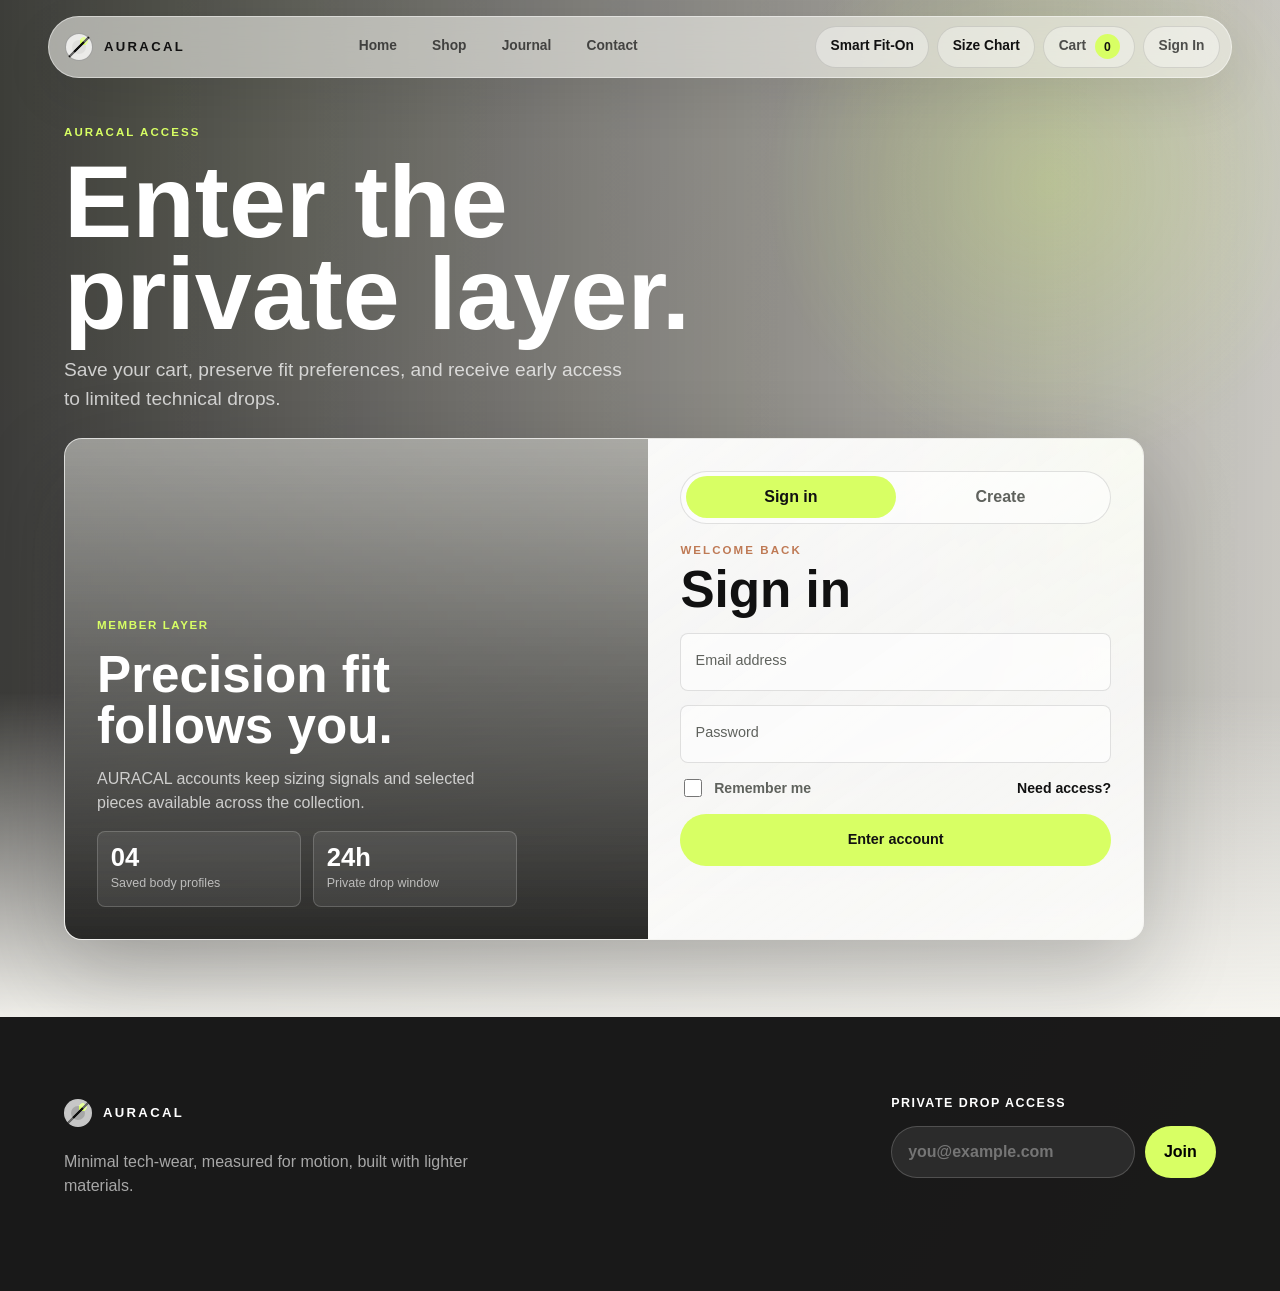
<file: auth.html>
<!DOCTYPE html>
<html lang="en">
<head>
  <meta charset="UTF-8">
  <meta name="viewport" content="width=device-width, initial-scale=1.0">
  <meta name="description" content="Sign in or create an AURACAL account for private drop access, saved cart state, and fit preferences.">
  <title>AURACAL | Account</title>
  <link rel="preconnect" href="https://images.unsplash.com">
  <link rel="stylesheet" href="styles.css">
</head>
<body class="page-auth">
  <a class="skip-link" href="#main">Skip to content</a>

  <header class="site-header" data-site-header>
    <nav class="nav-shell" aria-label="Primary navigation">
      <a class="brand-mark" href="index.html" aria-label="AURACAL home">
        <span class="brand-symbol" aria-hidden="true"></span>
        <span>AURACAL</span>
      </a>

      <button class="nav-toggle icon-button" type="button" aria-expanded="false" aria-controls="nav-panel" data-nav-toggle>
        <span class="sr-only">Open navigation</span>
        <span class="nav-toggle-line"></span>
        <span class="nav-toggle-line"></span>
      </button>

      <div class="nav-panel" id="nav-panel" data-nav-panel>
        <ul class="nav-links">
          <li><a href="index.html">Home</a></li>
          <li><a href="shop.html">Shop</a></li>
          <li><a href="blog.html">Journal</a></li>
          <li><a href="contact.html">Contact</a></li>
        </ul>

        <div class="nav-actions">
          <button class="nav-tool" type="button" data-modal-open="fit-modal">Smart Fit-On</button>
          <button class="nav-tool" type="button" data-modal-open="size-modal">Size Chart</button>
          <a class="cart-link" href="cart.html" aria-label="Open cart">
            <span>Cart</span>
            <span class="cart-count" data-cart-count>0</span>
          </a>
          <a class="nav-account active" href="auth.html">Sign In</a>
        </div>
      </div>
    </nav>
  </header>

  <main id="main">
    <section class="auth-page" aria-labelledby="auth-title">
      <div class="auth-background" data-parallax="0.05" aria-hidden="true"></div>

      <div class="auth-intro reveal">
        <p class="eyebrow">AURACAL access</p>
        <h1 id="auth-title">Enter the private layer.</h1>
        <p>Save your cart, preserve fit preferences, and receive early access to limited technical drops.</p>
      </div>

      <section class="auth-shell reveal" data-auth-shell data-auth-state="login" aria-label="AURACAL account forms">
        <div class="auth-visual">
          <span>Member layer</span>
          <h2>Precision fit follows you.</h2>
          <p>AURACAL accounts keep sizing signals and selected pieces available across the collection.</p>
          <div class="auth-metrics">
            <div>
              <strong>04</strong>
              <span>Saved body profiles</span>
            </div>
            <div>
              <strong>24h</strong>
              <span>Private drop window</span>
            </div>
          </div>
        </div>

        <div class="auth-panel">
          <div class="auth-switch" role="group" aria-label="Choose account mode">
            <button class="active" type="button" data-auth-mode="login" aria-pressed="true">Sign in</button>
            <button type="button" data-auth-mode="register" aria-pressed="false">Create</button>
            <span aria-hidden="true"></span>
          </div>

          <div class="auth-forms">
            <form class="auth-form" data-auth-form="login">
              <div class="form-heading">
                <p class="eyebrow">Welcome back</p>
                <h2>Sign in</h2>
              </div>

              <label class="floating-field">
                <input type="email" name="email" placeholder=" " autocomplete="email" required>
                <span>Email address</span>
              </label>

              <label class="floating-field">
                <input type="password" name="password" placeholder=" " autocomplete="current-password" minlength="8" required>
                <span>Password</span>
              </label>

              <div class="auth-row">
                <label class="check-field">
                  <input type="checkbox" name="remember">
                  <span>Remember me</span>
                </label>
                <a href="#register">Need access?</a>
              </div>

              <button class="button button-primary" type="submit">Enter account</button>
            </form>

            <form class="auth-form" data-auth-form="register" hidden>
              <div class="form-heading">
                <p class="eyebrow">Private drop access</p>
                <h2>Create account</h2>
              </div>

              <label class="floating-field">
                <input type="text" name="name" placeholder=" " autocomplete="name" required>
                <span>Full name</span>
              </label>

              <label class="floating-field">
                <input type="email" name="email" placeholder=" " autocomplete="email" required>
                <span>Email address</span>
              </label>

              <label class="floating-field">
                <input type="password" name="password" placeholder=" " autocomplete="new-password" minlength="8" required>
                <span>Password</span>
              </label>

              <label class="floating-field">
                <input type="password" name="confirmPassword" placeholder=" " autocomplete="new-password" minlength="8" required>
                <span>Confirm password</span>
              </label>

              <label class="check-field">
                <input type="checkbox" name="updates" checked>
                <span>Receive private drop notes</span>
              </label>

              <button class="button button-primary" type="submit">Create account</button>
            </form>
          </div>

          <p class="auth-message" data-auth-message aria-live="polite"></p>
        </div>
      </section>
    </section>
  </main>

  <footer class="site-footer">
    <div>
      <a class="brand-mark footer-brand" href="index.html" aria-label="AURACAL home">
        <span class="brand-symbol" aria-hidden="true"></span>
        <span>AURACAL</span>
      </a>
      <p>Minimal tech-wear, measured for motion, built with lighter materials.</p>
    </div>
    <form class="newsletter-form" data-newsletter-form>
      <label for="newsletter-email">Private drop access</label>
      <div>
        <input id="newsletter-email" type="email" name="email" placeholder="you@example.com" required>
        <button type="submit">Join</button>
      </div>
      <p class="form-note" data-newsletter-note aria-live="polite"></p>
    </form>
  </footer>

  <div class="modal-overlay" data-modal="fit-modal" role="dialog" aria-modal="true" aria-labelledby="fit-modal-title" hidden>
    <div class="modal-panel fit-modal-panel">
      <button class="modal-close icon-button" type="button" data-modal-close aria-label="Close Smart Fit-On">x</button>
      <div class="modal-heading">
        <p class="eyebrow">AURACAL Smart Fit-On</p>
        <h2 id="fit-modal-title">Measure once. Move naturally.</h2>
        <p>Our quick recommender maps your proportions against AURACAL garment ease.</p>
      </div>

      <form class="fit-tool" data-fit-form>
        <div class="input-grid">
          <label class="field">
            <span>Height</span>
            <input type="number" name="height" min="130" max="220" value="178" inputmode="decimal" required>
            <small>cm</small>
          </label>
          <label class="field">
            <span>Weight</span>
            <input type="number" name="weight" min="35" max="180" value="74" inputmode="decimal" required>
            <small>kg</small>
          </label>
          <label class="field">
            <span>Body type</span>
            <select name="bodyType" required>
              <option value="slim">Slim</option>
              <option value="athletic" selected>Athletic</option>
              <option value="average">Average</option>
              <option value="broad">Broad</option>
            </select>
          </label>
        </div>

        <div class="fit-result" data-fit-result aria-live="polite">
          <span class="fit-size">M</span>
          <div>
            <p class="fit-confidence">Precision confidence: 94%</p>
            <p class="fit-note">Balanced profile detected. Size M should feel clean through the chest with enough ease for one base layer.</p>
          </div>
        </div>
      </form>
    </div>
  </div>

  <div class="modal-overlay" data-modal="size-modal" role="dialog" aria-modal="true" aria-labelledby="size-modal-title" hidden>
    <div class="modal-panel size-modal-panel">
      <button class="modal-close icon-button" type="button" data-modal-close aria-label="Close size chart">x</button>
      <div class="modal-heading">
        <p class="eyebrow">Dynamic size chart</p>
        <h2 id="size-modal-title">AURACAL body measurements</h2>
        <p>Switch between centimeters and inches. Measurements are body ranges; garments include technical ease.</p>
      </div>

      <div class="unit-switch" role="group" aria-label="Measurement unit">
        <button class="active" type="button" data-unit="cm">cm</button>
        <button type="button" data-unit="in">in</button>
      </div>

      <div class="size-table-wrap">
        <table class="size-table">
          <caption>Recommended body measurement ranges by AURACAL size</caption>
          <thead>
            <tr>
              <th scope="col">Size</th>
              <th scope="col">Chest</th>
              <th scope="col">Waist</th>
              <th scope="col">Hip</th>
              <th scope="col">Height</th>
            </tr>
          </thead>
          <tbody data-size-table></tbody>
        </table>
      </div>
    </div>
  </div>

  <div class="toast" data-toast role="status" aria-live="polite"></div>

  <script src="script.js" defer></script>
</body>
</html>
</file>
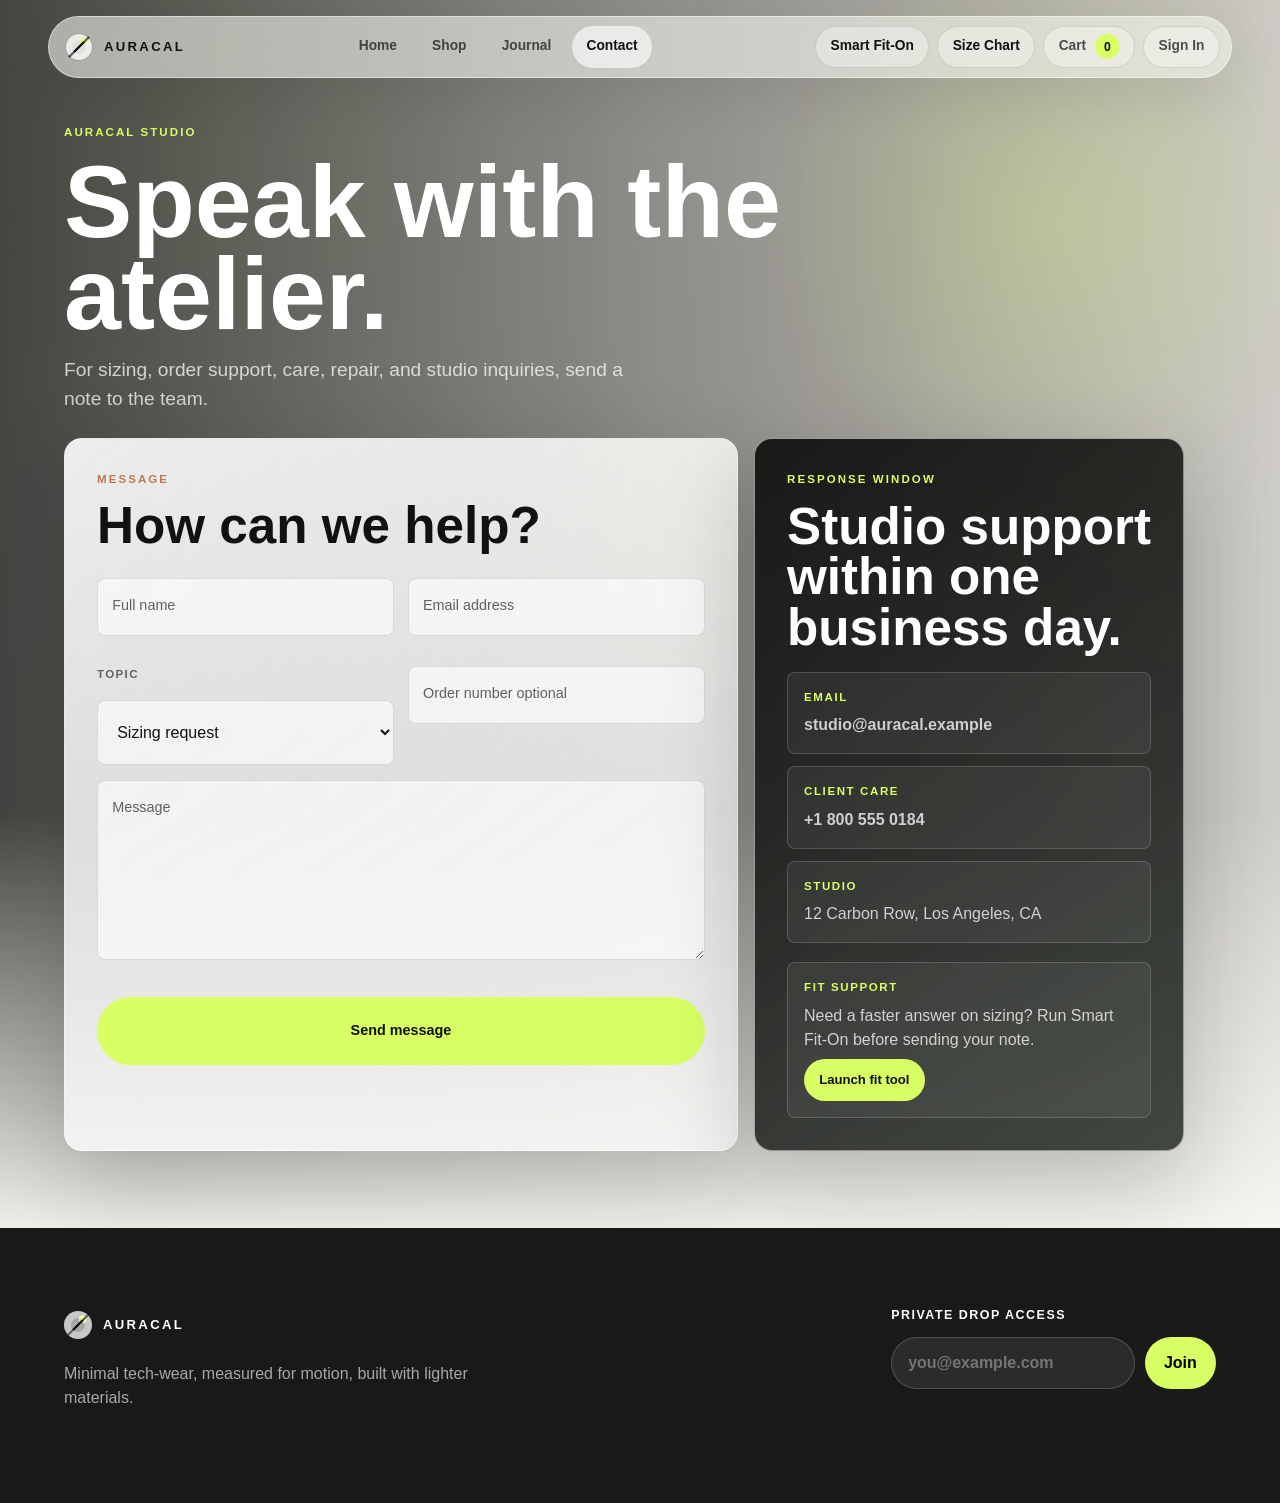
<file: contact.html>
<!DOCTYPE html>
<html lang="en">
<head>
  <meta charset="UTF-8">
  <meta name="viewport" content="width=device-width, initial-scale=1.0">
  <meta name="description" content="Contact AURACAL for sizing, orders, care, repair, and studio inquiries.">
  <title>AURACAL | Contact</title>
  <link rel="preconnect" href="https://images.unsplash.com">
  <link rel="stylesheet" href="styles.css">
</head>
<body class="page-contact">
  <a class="skip-link" href="#main">Skip to content</a>

  <header class="site-header" data-site-header>
    <nav class="nav-shell" aria-label="Primary navigation">
      <a class="brand-mark" href="index.html" aria-label="AURACAL home">
        <span class="brand-symbol" aria-hidden="true"></span>
        <span>AURACAL</span>
      </a>

      <button class="nav-toggle icon-button" type="button" aria-expanded="false" aria-controls="nav-panel" data-nav-toggle>
        <span class="sr-only">Open navigation</span>
        <span class="nav-toggle-line"></span>
        <span class="nav-toggle-line"></span>
      </button>

      <div class="nav-panel" id="nav-panel" data-nav-panel>
        <ul class="nav-links">
          <li><a href="index.html">Home</a></li>
          <li><a href="shop.html">Shop</a></li>
          <li><a href="blog.html">Journal</a></li>
          <li><a class="active" href="contact.html">Contact</a></li>
        </ul>

        <div class="nav-actions">
          <button class="nav-tool" type="button" data-modal-open="fit-modal">Smart Fit-On</button>
          <button class="nav-tool" type="button" data-modal-open="size-modal">Size Chart</button>
          <a class="cart-link" href="cart.html" aria-label="Open cart">
            <span>Cart</span>
            <span class="cart-count" data-cart-count>0</span>
          </a>
          <a class="nav-account" href="auth.html">Sign In</a>
        </div>
      </div>
    </nav>
  </header>

  <main id="main">
    <section class="contact-page" aria-labelledby="contact-title">
      <div class="contact-background" data-parallax="0.05" aria-hidden="true"></div>

      <div class="contact-intro reveal">
        <p class="eyebrow">AURACAL studio</p>
        <h1 id="contact-title">Speak with the atelier.</h1>
        <p>For sizing, order support, care, repair, and studio inquiries, send a note to the team.</p>
      </div>

      <section class="contact-shell reveal" aria-label="Contact AURACAL">
        <form class="contact-form-panel" data-contact-form>
          <div class="form-heading">
            <p class="eyebrow">Message</p>
            <h2>How can we help?</h2>
          </div>

          <div class="contact-form-grid">
            <label class="floating-field">
              <input type="text" name="name" placeholder=" " autocomplete="name" required>
              <span>Full name</span>
            </label>

            <label class="floating-field">
              <input type="email" name="email" placeholder=" " autocomplete="email" required>
              <span>Email address</span>
            </label>
          </div>

          <div class="contact-form-grid">
            <label class="select-field">
              <span>Topic</span>
              <select name="topic" required>
                <option value="sizing">Sizing request</option>
                <option value="orders">Order support</option>
                <option value="repairs">Care and repair</option>
                <option value="studio">Studio inquiry</option>
              </select>
            </label>

            <label class="floating-field">
              <input type="text" name="order" placeholder=" " autocomplete="off">
              <span>Order number optional</span>
            </label>
          </div>

          <label class="floating-field message-field">
            <textarea name="message" placeholder=" " rows="6" required></textarea>
            <span>Message</span>
          </label>

          <button class="button button-primary" type="submit">Send message</button>
          <p class="contact-message" data-contact-message aria-live="polite"></p>
        </form>

        <aside class="contact-info-panel">
          <div>
            <p class="eyebrow">Response window</p>
            <h2>Studio support within one business day.</h2>
          </div>

          <div class="contact-methods">
            <article>
              <span>Email</span>
              <a href="mailto:studio@auracal.example">studio@auracal.example</a>
            </article>
            <article>
              <span>Client care</span>
              <a href="tel:+18005550184">+1 800 555 0184</a>
            </article>
            <article>
              <span>Studio</span>
              <p>12 Carbon Row, Los Angeles, CA</p>
            </article>
          </div>

          <div class="contact-fit-card">
            <span>Fit support</span>
            <p>Need a faster answer on sizing? Run Smart Fit-On before sending your note.</p>
            <button type="button" data-modal-open="fit-modal">Launch fit tool</button>
          </div>
        </aside>
      </section>
    </section>
  </main>

  <footer class="site-footer">
    <div>
      <a class="brand-mark footer-brand" href="index.html" aria-label="AURACAL home">
        <span class="brand-symbol" aria-hidden="true"></span>
        <span>AURACAL</span>
      </a>
      <p>Minimal tech-wear, measured for motion, built with lighter materials.</p>
    </div>
    <form class="newsletter-form" data-newsletter-form>
      <label for="newsletter-email">Private drop access</label>
      <div>
        <input id="newsletter-email" type="email" name="email" placeholder="you@example.com" required>
        <button type="submit">Join</button>
      </div>
      <p class="form-note" data-newsletter-note aria-live="polite"></p>
    </form>
  </footer>

  <div class="modal-overlay" data-modal="fit-modal" role="dialog" aria-modal="true" aria-labelledby="fit-modal-title" hidden>
    <div class="modal-panel fit-modal-panel">
      <button class="modal-close icon-button" type="button" data-modal-close aria-label="Close Smart Fit-On">x</button>
      <div class="modal-heading">
        <p class="eyebrow">AURACAL Smart Fit-On</p>
        <h2 id="fit-modal-title">Measure once. Move naturally.</h2>
        <p>Our quick recommender maps your proportions against AURACAL garment ease.</p>
      </div>

      <form class="fit-tool" data-fit-form>
        <div class="input-grid">
          <label class="field">
            <span>Height</span>
            <input type="number" name="height" min="130" max="220" value="178" inputmode="decimal" required>
            <small>cm</small>
          </label>
          <label class="field">
            <span>Weight</span>
            <input type="number" name="weight" min="35" max="180" value="74" inputmode="decimal" required>
            <small>kg</small>
          </label>
          <label class="field">
            <span>Body type</span>
            <select name="bodyType" required>
              <option value="slim">Slim</option>
              <option value="athletic" selected>Athletic</option>
              <option value="average">Average</option>
              <option value="broad">Broad</option>
            </select>
          </label>
        </div>

        <div class="fit-result" data-fit-result aria-live="polite">
          <span class="fit-size">M</span>
          <div>
            <p class="fit-confidence">Precision confidence: 94%</p>
            <p class="fit-note">Balanced profile detected. Size M should feel clean through the chest with enough ease for one base layer.</p>
          </div>
        </div>
      </form>
    </div>
  </div>

  <div class="modal-overlay" data-modal="size-modal" role="dialog" aria-modal="true" aria-labelledby="size-modal-title" hidden>
    <div class="modal-panel size-modal-panel">
      <button class="modal-close icon-button" type="button" data-modal-close aria-label="Close size chart">x</button>
      <div class="modal-heading">
        <p class="eyebrow">Dynamic size chart</p>
        <h2 id="size-modal-title">AURACAL body measurements</h2>
        <p>Switch between centimeters and inches. Measurements are body ranges; garments include technical ease.</p>
      </div>

      <div class="unit-switch" role="group" aria-label="Measurement unit">
        <button class="active" type="button" data-unit="cm">cm</button>
        <button type="button" data-unit="in">in</button>
      </div>

      <div class="size-table-wrap">
        <table class="size-table">
          <caption>Recommended body measurement ranges by AURACAL size</caption>
          <thead>
            <tr>
              <th scope="col">Size</th>
              <th scope="col">Chest</th>
              <th scope="col">Waist</th>
              <th scope="col">Hip</th>
              <th scope="col">Height</th>
            </tr>
          </thead>
          <tbody data-size-table></tbody>
        </table>
      </div>
    </div>
  </div>

  <div class="toast" data-toast role="status" aria-live="polite"></div>

  <script src="script.js" defer></script>
</body>
</html>
</file>
<file: styles.css>
:root {
  --ink: #111111;
  --ink-muted: #5f625d;
  --paper: #f7f6f1;
  --paper-soft: #ece9df;
  --mist: rgba(255, 255, 255, 0.62);
  --mist-strong: rgba(255, 255, 255, 0.82);
  --charcoal-glass: rgba(14, 14, 13, 0.52);
  --line: rgba(18, 18, 18, 0.12);
  --line-invert: rgba(255, 255, 255, 0.22);
  --sage: #8ea58c;
  --acid: #d8ff64;
  --copper: #bf7a55;
  --steel: #d5d8d2;
  --shadow-soft: 0 26px 70px rgba(17, 17, 17, 0.14);
  --shadow-lift: 0 34px 90px rgba(17, 17, 17, 0.22);
  --radius: 8px;
  --radius-lg: 18px;
  --ease: cubic-bezier(0.22, 1, 0.36, 1);
  --header-height: 76px;
  --font: "SF Pro Display", "Inter", -apple-system, BlinkMacSystemFont, "Segoe UI", sans-serif;
}

*,
*::before,
*::after {
  box-sizing: border-box;
}

html {
  scroll-behavior: smooth;
}

body {
  margin: 0;
  min-width: 320px;
  color: var(--ink);
  background:
    radial-gradient(circle at 12% 8%, rgba(216, 255, 100, 0.14), transparent 24rem),
    linear-gradient(120deg, #f9f8f4 0%, #eeebe2 48%, #f7f6f1 100%);
  font-family: var(--font);
  font-size: 16px;
  line-height: 1.5;
  letter-spacing: 0;
  opacity: 1;
  transition: opacity 360ms var(--ease);
}

body.page-leaving {
  opacity: 0;
}

body.nav-open,
body.modal-open {
  overflow: hidden;
}

img,
picture,
video {
  display: block;
  max-width: 100%;
}

a {
  color: inherit;
  text-decoration: none;
}

button,
input,
select,
textarea {
  font: inherit;
}

button {
  cursor: pointer;
}

::selection {
  color: var(--ink);
  background: var(--acid);
}

.sr-only,
.skip-link {
  position: absolute;
  width: 1px;
  height: 1px;
  padding: 0;
  overflow: hidden;
  clip: rect(0, 0, 0, 0);
  white-space: nowrap;
  border: 0;
}

.skip-link:focus {
  z-index: 1000;
  top: 1rem;
  left: 1rem;
  width: auto;
  height: auto;
  padding: 0.75rem 1rem;
  clip: auto;
  color: #fff;
  background: var(--ink);
}

.site-header {
  position: fixed;
  z-index: 100;
  top: 0;
  right: 0;
  left: 0;
  padding: 1rem clamp(1rem, 4vw, 3rem);
  transition: padding 300ms var(--ease), transform 300ms var(--ease);
}

.site-header.is-scrolled {
  padding-top: 0.6rem;
  padding-bottom: 0.6rem;
}

.nav-shell {
  min-height: 54px;
  display: flex;
  align-items: center;
  justify-content: space-between;
  gap: 1rem;
  padding: 0.55rem 0.7rem 0.55rem 1rem;
  border: 1px solid rgba(255, 255, 255, 0.46);
  border-radius: 999px;
  background: rgba(247, 246, 241, 0.58);
  box-shadow: 0 18px 52px rgba(17, 17, 17, 0.08);
  backdrop-filter: blur(24px) saturate(1.25);
  -webkit-backdrop-filter: blur(24px) saturate(1.25);
}

.brand-mark {
  display: inline-flex;
  align-items: center;
  gap: 0.68rem;
  min-height: 38px;
  font-size: 0.82rem;
  font-weight: 760;
  letter-spacing: 0.18em;
}

.brand-symbol {
  width: 28px;
  height: 28px;
  border: 1px solid rgba(17, 17, 17, 0.3);
  border-radius: 50%;
  background:
    linear-gradient(135deg, transparent 46%, var(--ink) 47% 53%, transparent 54%),
    radial-gradient(circle at 68% 28%, var(--acid) 0 15%, transparent 16%),
    var(--mist);
  box-shadow: inset 0 0 0 6px rgba(255, 255, 255, 0.36);
}

.icon-button {
  display: inline-grid;
  place-items: center;
  width: 42px;
  height: 42px;
  border: 1px solid var(--line);
  border-radius: 50%;
  color: var(--ink);
  background: rgba(255, 255, 255, 0.56);
  transition: transform 240ms var(--ease), background 240ms var(--ease), border-color 240ms var(--ease);
}

.icon-button:hover {
  transform: translateY(-1px);
  background: rgba(255, 255, 255, 0.86);
  border-color: rgba(17, 17, 17, 0.22);
}

.nav-toggle {
  position: relative;
}

.nav-toggle-line {
  position: absolute;
  width: 17px;
  height: 1.5px;
  border-radius: 999px;
  background: currentColor;
  transition: transform 260ms var(--ease);
}

.nav-toggle-line:first-of-type {
  transform: translateY(-4px);
}

.nav-toggle-line:last-of-type {
  transform: translateY(4px);
}

.nav-toggle[aria-expanded="true"] .nav-toggle-line:first-of-type {
  transform: rotate(42deg);
}

.nav-toggle[aria-expanded="true"] .nav-toggle-line:last-of-type {
  transform: rotate(-42deg);
}

.nav-panel {
  position: fixed;
  top: 86px;
  right: 1rem;
  left: 1rem;
  display: grid;
  gap: 1.25rem;
  padding: 1rem;
  border: 1px solid rgba(255, 255, 255, 0.48);
  border-radius: var(--radius-lg);
  background: rgba(247, 246, 241, 0.86);
  box-shadow: var(--shadow-soft);
  backdrop-filter: blur(26px);
  -webkit-backdrop-filter: blur(26px);
  opacity: 0;
  pointer-events: none;
  transform: translateY(-12px) scale(0.98);
  transition: opacity 260ms var(--ease), transform 260ms var(--ease);
}

.nav-panel.is-open {
  opacity: 1;
  pointer-events: auto;
  transform: translateY(0) scale(1);
}

.nav-links,
.nav-actions {
  display: flex;
  list-style: none;
  margin: 0;
  padding: 0;
}

.nav-links {
  flex-direction: column;
  gap: 0.4rem;
}

.nav-links a,
.nav-account,
.nav-tool,
.cart-link {
  display: inline-flex;
  align-items: center;
  justify-content: center;
  min-height: 42px;
  border-radius: 999px;
  color: rgba(17, 17, 17, 0.72);
  font-size: 0.86rem;
  font-weight: 650;
  transition: color 220ms var(--ease), background 220ms var(--ease), transform 220ms var(--ease);
}

.nav-links a {
  justify-content: flex-start;
  padding: 0 1rem;
}

.nav-links a:hover,
.nav-links a.active,
.nav-account:hover,
.nav-tool:hover,
.cart-link:hover,
.cart-link.active {
  color: var(--ink);
  background: rgba(255, 255, 255, 0.62);
}

.nav-actions {
  flex-wrap: wrap;
  gap: 0.5rem;
}

.nav-tool,
.nav-account,
.cart-link {
  flex: 1 1 auto;
  padding: 0 0.9rem;
  border: 1px solid var(--line);
  background: rgba(255, 255, 255, 0.36);
}

.nav-tool {
  color: var(--ink);
}

.cart-link {
  gap: 0.55rem;
}

.cart-count {
  min-width: 1.55rem;
  height: 1.55rem;
  display: inline-grid;
  place-items: center;
  border-radius: 50%;
  color: var(--ink);
  background: var(--acid);
  font-size: 0.76rem;
}

.hero-section {
  position: relative;
  min-height: 88svh;
  display: grid;
  align-items: end;
  padding: calc(var(--header-height) + 2rem) clamp(1rem, 5vw, 4.5rem) 2rem;
  overflow: hidden;
  isolation: isolate;
}

.hero-media,
.hero-sheen {
  position: absolute;
  inset: 0;
  z-index: -2;
}

.hero-media {
  background:
    linear-gradient(90deg, rgba(9, 9, 8, 0.68) 0%, rgba(9, 9, 8, 0.35) 44%, rgba(9, 9, 8, 0.06) 100%),
    url("https://images.unsplash.com/photo-1515886657613-9f3515b0c78f?auto=format&fit=crop&w=2400&q=88") center / cover;
  transform: scale(1.05);
  will-change: transform;
}

.hero-sheen {
  z-index: -1;
  background:
    linear-gradient(to top, rgba(247, 246, 241, 0.98) 0%, rgba(247, 246, 241, 0.46) 10%, transparent 34%),
    radial-gradient(circle at 88% 18%, rgba(216, 255, 100, 0.34), transparent 16rem),
    linear-gradient(130deg, rgba(255, 255, 255, 0.24), transparent 36%);
}

.hero-content {
  width: min(760px, 100%);
  padding-bottom: clamp(3rem, 10vw, 8rem);
  color: #fff;
}

.eyebrow {
  margin: 0 0 0.9rem;
  color: var(--copper);
  font-size: 0.72rem;
  font-weight: 780;
  letter-spacing: 0.18em;
  text-transform: uppercase;
}

.hero-content .eyebrow,
.fit-band .eyebrow {
  color: var(--acid);
}

h1,
h2,
h3,
p {
  overflow-wrap: anywhere;
}

h1 {
  margin: 0;
  font-size: clamp(4.7rem, 18vw, 13rem);
  line-height: 0.82;
  font-weight: 820;
  letter-spacing: 0;
}

h2 {
  margin: 0;
  font-size: clamp(2.15rem, 5.6vw, 5.5rem);
  line-height: 0.98;
  font-weight: 760;
  letter-spacing: 0;
}

h3 {
  margin: 0;
  font-size: clamp(1.15rem, 2vw, 1.65rem);
  line-height: 1.06;
  font-weight: 720;
  letter-spacing: 0;
}

.hero-copy {
  max-width: 580px;
  margin: 1.4rem 0 0;
  color: rgba(255, 255, 255, 0.78);
  font-size: clamp(1rem, 2vw, 1.28rem);
}

.hero-actions,
.section-heading,
.fit-band-content,
.modal-heading {
  display: grid;
  gap: 1rem;
}

.hero-actions {
  grid-template-columns: 1fr;
  width: min(100%, 420px);
  margin-top: 2rem;
}

.button {
  position: relative;
  display: inline-flex;
  align-items: center;
  justify-content: center;
  min-height: 52px;
  padding: 0 1.25rem;
  border: 1px solid transparent;
  border-radius: 999px;
  font-size: 0.9rem;
  font-weight: 760;
  overflow: hidden;
  transition: transform 240ms var(--ease), box-shadow 240ms var(--ease), background 240ms var(--ease), border-color 240ms var(--ease);
}

.button::after {
  content: "";
  position: absolute;
  inset: 0;
  background: linear-gradient(120deg, transparent, rgba(255, 255, 255, 0.42), transparent);
  transform: translateX(-110%);
  transition: transform 620ms var(--ease);
}

.button:hover {
  transform: translateY(-2px);
  box-shadow: var(--shadow-soft);
}

.button:hover::after {
  transform: translateX(110%);
}

.button-primary {
  color: var(--ink);
  background: var(--acid);
}

.button-secondary {
  color: #fff;
  border-color: rgba(255, 255, 255, 0.4);
  background: rgba(255, 255, 255, 0.12);
  backdrop-filter: blur(18px);
  -webkit-backdrop-filter: blur(18px);
}

.glass-panel {
  border: 1px solid var(--line-invert);
  border-radius: var(--radius);
  background: rgba(255, 255, 255, 0.1);
  box-shadow: 0 28px 70px rgba(0, 0, 0, 0.16);
  backdrop-filter: blur(28px) saturate(1.25);
  -webkit-backdrop-filter: blur(28px) saturate(1.25);
}

.hero-metrics {
  display: grid;
  grid-template-columns: 1fr;
  gap: 1px;
  width: min(100%, 980px);
  color: #fff;
  background: rgba(255, 255, 255, 0.08);
}

.hero-metrics div {
  display: grid;
  gap: 0.25rem;
  padding: 1.15rem;
  background: rgba(13, 13, 12, 0.22);
}

.metric-value {
  font-size: clamp(1.65rem, 4vw, 3rem);
  line-height: 1;
  font-weight: 760;
}

.metric-label {
  color: rgba(255, 255, 255, 0.66);
  font-size: 0.82rem;
}

.section {
  padding: clamp(4rem, 8vw, 8rem) clamp(1rem, 5vw, 4.5rem);
}

.section-heading {
  max-width: 980px;
  margin-bottom: clamp(2rem, 5vw, 4rem);
}

.section-heading h2 {
  max-width: 820px;
}

.text-link,
.text-button {
  justify-self: start;
  width: fit-content;
  border: 0;
  padding: 0;
  color: var(--ink);
  background: transparent;
  font-size: 0.9rem;
  font-weight: 760;
}

.text-link::after,
.text-button::after {
  content: "";
  display: block;
  width: 100%;
  height: 1px;
  margin-top: 0.25rem;
  background: currentColor;
  transform-origin: left;
  transform: scaleX(0.34);
  transition: transform 240ms var(--ease);
}

.text-link:hover::after,
.text-button:hover::after {
  transform: scaleX(1);
}

.collection-grid,
.product-grid,
.journal-grid {
  display: grid;
  gap: 1rem;
}

.collection-card,
.product-card,
.journal-card {
  position: relative;
  overflow: hidden;
  border: 1px solid rgba(17, 17, 17, 0.1);
  border-radius: var(--radius);
  background: rgba(255, 255, 255, 0.48);
  box-shadow: 0 16px 52px rgba(17, 17, 17, 0.08);
  transition: transform 360ms var(--ease), box-shadow 360ms var(--ease), border-color 360ms var(--ease);
}

.collection-card:hover,
.product-card:hover,
.journal-card:hover {
  transform: translateY(-6px);
  border-color: rgba(17, 17, 17, 0.2);
  box-shadow: var(--shadow-lift);
}

.collection-card {
  min-height: 430px;
  display: flex;
  align-items: flex-end;
}

.collection-card img {
  position: absolute;
  inset: 0;
  z-index: 0;
  width: 100%;
  height: 100%;
  object-fit: cover;
  transition: transform 700ms var(--ease), filter 700ms var(--ease);
}

.collection-card::after {
  content: "";
  position: absolute;
  inset: 0;
  z-index: 1;
  background: linear-gradient(to top, rgba(10, 10, 9, 0.72), rgba(10, 10, 9, 0.16), transparent);
}

.collection-card:hover img {
  transform: scale(1.05);
  filter: saturate(0.82) contrast(1.08);
}

.collection-content {
  position: relative;
  z-index: 2;
  display: grid;
  gap: 0.75rem;
  padding: 1.2rem;
  color: #fff;
}

.collection-content p,
.collection-content a,
.journal-card span,
.product-category {
  margin: 0;
  color: var(--acid);
  font-size: 0.72rem;
  font-weight: 760;
  letter-spacing: 0.14em;
  text-transform: uppercase;
}

.collection-content a {
  color: rgba(255, 255, 255, 0.86);
  letter-spacing: 0;
  text-transform: none;
}

.product-grid {
  grid-template-columns: repeat(auto-fit, minmax(230px, 1fr));
}

.product-card {
  display: grid;
  background: rgba(255, 255, 255, 0.58);
}

.product-media {
  position: relative;
  aspect-ratio: 4 / 5;
  overflow: hidden;
  background: var(--paper-soft);
}

.product-media img {
  position: absolute;
  inset: 0;
  width: 100%;
  height: 100%;
  object-fit: cover;
  transition: opacity 560ms var(--ease), transform 740ms var(--ease), filter 740ms var(--ease);
}

.product-media img:last-child {
  opacity: 0;
}

.product-card:hover .product-media img:first-child {
  opacity: 0;
  transform: scale(1.04);
}

.product-card:hover .product-media img:last-child {
  opacity: 1;
  transform: scale(1.04);
}

.product-badge {
  position: absolute;
  z-index: 2;
  top: 0.85rem;
  left: 0.85rem;
  padding: 0.42rem 0.62rem;
  border: 1px solid rgba(255, 255, 255, 0.52);
  border-radius: 999px;
  color: #fff;
  background: rgba(16, 16, 15, 0.34);
  font-size: 0.68rem;
  font-weight: 760;
  letter-spacing: 0.12em;
  text-transform: uppercase;
  backdrop-filter: blur(14px);
  -webkit-backdrop-filter: blur(14px);
}

.product-info {
  display: grid;
  gap: 0.85rem;
  padding: 1rem;
}

.product-info header {
  display: grid;
  gap: 0.4rem;
}

.product-title-row {
  display: flex;
  align-items: start;
  justify-content: space-between;
  gap: 1rem;
}

.product-title-row h3 {
  font-size: 1.05rem;
  line-height: 1.16;
}

.product-price {
  flex: 0 0 auto;
  font-size: 0.95rem;
  font-weight: 760;
}

.product-info p {
  margin: 0;
  color: var(--ink-muted);
  font-size: 0.92rem;
}

.product-actions {
  display: grid;
  grid-template-columns: 1fr auto;
  gap: 0.55rem;
}

.product-actions button {
  min-height: 44px;
  border: 1px solid var(--line);
  border-radius: 999px;
  color: var(--ink);
  background: rgba(255, 255, 255, 0.62);
  font-size: 0.82rem;
  font-weight: 760;
  transition: transform 220ms var(--ease), background 220ms var(--ease), border-color 220ms var(--ease);
}

.product-actions button:hover {
  transform: translateY(-1px);
  background: var(--acid);
  border-color: transparent;
}

.product-actions .size-button {
  width: 44px;
  padding: 0;
}

.product-swatches {
  display: flex;
  align-items: center;
  gap: 0.42rem;
  min-height: 20px;
}

.color-swatch {
  width: 18px;
  height: 18px;
  border: 1px solid rgba(17, 17, 17, 0.18);
  border-radius: 50%;
  background: var(--swatch);
  box-shadow: inset 0 0 0 3px rgba(255, 255, 255, 0.28);
}

.shop-hero {
  position: relative;
  min-height: 62svh;
  display: grid;
  align-items: end;
  gap: 1.25rem;
  padding: calc(var(--header-height) + 2.5rem) clamp(1rem, 5vw, 4.5rem) clamp(2rem, 5vw, 4rem);
  overflow: hidden;
  color: #fff;
  background: #111;
  isolation: isolate;
}

.shop-hero-media {
  position: absolute;
  inset: 0;
  z-index: -2;
  background:
    linear-gradient(90deg, rgba(8, 8, 7, 0.82), rgba(8, 8, 7, 0.5), rgba(8, 8, 7, 0.18)),
    url("https://images.unsplash.com/photo-1529139574466-a303027c1d8b?auto=format&fit=crop&w=2200&q=86") center / cover;
  transform: scale(1.06);
  will-change: transform;
}

.shop-hero::after {
  content: "";
  position: absolute;
  inset: 0;
  z-index: -1;
  background:
    linear-gradient(to top, rgba(247, 246, 241, 0.95), transparent 26%),
    radial-gradient(circle at 82% 16%, rgba(216, 255, 100, 0.28), transparent 17rem);
}

.shop-hero-content {
  width: min(720px, 100%);
}

.shop-hero .eyebrow {
  color: var(--acid);
}

.shop-hero h1 {
  margin: 0;
  font-size: clamp(3.4rem, 10vw, 8.4rem);
  line-height: 0.88;
  font-weight: 820;
}

.shop-hero-content p:not(.eyebrow) {
  max-width: 590px;
  margin: 1rem 0 0;
  color: rgba(255, 255, 255, 0.74);
  font-size: clamp(1rem, 2vw, 1.22rem);
}

.shop-hero-panel {
  display: flex;
  flex-wrap: wrap;
  align-items: center;
  justify-content: space-between;
  gap: 0.8rem;
  padding: 0.85rem;
  color: #fff;
  background: rgba(17, 17, 17, 0.24);
}

.shop-hero-panel span {
  color: rgba(255, 255, 255, 0.78);
  font-size: 0.82rem;
  font-weight: 760;
  letter-spacing: 0.1em;
  text-transform: uppercase;
}

.shop-hero-panel button {
  min-height: 42px;
  border: 0;
  border-radius: 999px;
  padding: 0 0.95rem;
  color: var(--ink);
  background: var(--acid);
  font-size: 0.82rem;
  font-weight: 760;
}

.shop-section {
  padding: clamp(2.5rem, 5vw, 5rem) clamp(1rem, 5vw, 4.5rem) clamp(4rem, 7vw, 7rem);
}

.shop-toolbar {
  display: grid;
  gap: 1.2rem;
  margin-bottom: clamp(1.25rem, 3vw, 2rem);
  padding: clamp(1rem, 2vw, 1.25rem);
  border: 1px solid rgba(255, 255, 255, 0.62);
  border-radius: var(--radius);
  background: rgba(255, 255, 255, 0.58);
  box-shadow: 0 16px 52px rgba(17, 17, 17, 0.08);
  backdrop-filter: blur(22px);
  -webkit-backdrop-filter: blur(22px);
}

.shop-toolbar-heading {
  display: grid;
  gap: 0.5rem;
}

.shop-toolbar-heading .eyebrow {
  margin-bottom: 0;
}

.shop-toolbar-heading h2 {
  font-size: clamp(1.9rem, 4vw, 3.8rem);
}

.shop-toolbar-heading span {
  color: var(--ink-muted);
  font-size: 0.9rem;
  font-weight: 700;
}

.shop-controls {
  display: grid;
  gap: 0.8rem;
}

.filter-bar {
  display: flex;
  flex-wrap: wrap;
  gap: 0.45rem;
}

.filter-chip {
  min-height: 42px;
  border: 1px solid var(--line);
  border-radius: 999px;
  padding: 0 0.9rem;
  color: rgba(17, 17, 17, 0.68);
  background: rgba(255, 255, 255, 0.5);
  font-size: 0.84rem;
  font-weight: 760;
  transition: transform 220ms var(--ease), background 220ms var(--ease), color 220ms var(--ease), border-color 220ms var(--ease);
}

.filter-chip:hover,
.filter-chip.active {
  color: var(--ink);
  border-color: transparent;
  background: var(--acid);
}

.filter-chip:hover {
  transform: translateY(-1px);
}

.sort-control {
  display: grid;
  gap: 0.38rem;
}

.sort-control span {
  color: var(--ink-muted);
  font-size: 0.72rem;
  font-weight: 760;
  letter-spacing: 0.12em;
  text-transform: uppercase;
}

.sort-control select {
  min-height: 44px;
  border: 1px solid var(--line);
  border-radius: 999px;
  padding: 0 2.5rem 0 1rem;
  color: var(--ink);
  background: rgba(255, 255, 255, 0.66);
  outline: none;
}

.sort-control select:focus {
  border-color: rgba(17, 17, 17, 0.32);
}

.shop-product-grid {
  grid-template-columns: repeat(auto-fit, minmax(240px, 1fr));
}

.shop-empty {
  grid-column: 1 / -1;
  min-height: 260px;
  display: grid;
  place-items: center;
  gap: 1rem;
  padding: 2rem;
  border: 1px solid var(--line);
  border-radius: var(--radius);
  background: rgba(255, 255, 255, 0.5);
  text-align: center;
}

.shop-empty p {
  margin: 0;
  color: var(--ink-muted);
  font-weight: 700;
}

.shop-empty button {
  min-height: 42px;
  border: 0;
  border-radius: 999px;
  padding: 0 1rem;
  background: var(--acid);
  font-weight: 760;
}

.shop-fit-strip {
  display: grid;
  gap: 1.5rem;
  padding: clamp(3rem, 6vw, 5rem) clamp(1rem, 5vw, 4.5rem);
  color: #fff;
  background:
    linear-gradient(135deg, rgba(17, 17, 17, 0.98), rgba(44, 49, 43, 0.96)),
    radial-gradient(circle at 82% 28%, rgba(142, 165, 140, 0.38), transparent 18rem);
}

.shop-fit-copy {
  display: grid;
  gap: 1rem;
  max-width: 720px;
}

.shop-fit-copy .eyebrow {
  color: var(--acid);
}

.shop-fit-copy p:not(.eyebrow) {
  margin: 0;
  color: rgba(255, 255, 255, 0.68);
  font-size: 1rem;
}

.shop-fit-actions {
  display: grid;
  grid-template-columns: 1fr;
  gap: 0.7rem;
  width: min(100%, 520px);
}

.button-secondary.dark {
  color: #fff;
  border-color: rgba(255, 255, 255, 0.34);
  background: rgba(255, 255, 255, 0.08);
}

.cart-hero {
  display: grid;
  gap: 1.25rem;
  padding: calc(var(--header-height) + 3rem) clamp(1rem, 5vw, 4.5rem) clamp(2rem, 5vw, 4rem);
  background:
    radial-gradient(circle at 78% 22%, rgba(216, 255, 100, 0.18), transparent 18rem),
    linear-gradient(135deg, #f8f7f2, #e8e5dc);
}

.cart-hero-content {
  max-width: 760px;
}

.cart-hero h1 {
  margin: 0;
  font-size: clamp(3.2rem, 9vw, 8rem);
  line-height: 0.9;
}

.cart-hero-content p:not(.eyebrow) {
  max-width: 560px;
  margin: 1rem 0 0;
  color: var(--ink-muted);
  font-size: clamp(1rem, 2vw, 1.2rem);
}

.cart-hero-card {
  align-self: end;
  display: grid;
  gap: 0.4rem;
  padding: 1rem;
  color: var(--ink);
  background: rgba(255, 255, 255, 0.58);
}

.cart-hero-card span {
  color: var(--copper);
  font-size: 0.72rem;
  font-weight: 780;
  letter-spacing: 0.14em;
  text-transform: uppercase;
}

.cart-hero-card p {
  margin: 0;
  color: var(--ink-muted);
  font-weight: 700;
}

.cart-section {
  padding: clamp(2.5rem, 5vw, 5rem) clamp(1rem, 5vw, 4.5rem) clamp(3rem, 6vw, 5rem);
}

.cart-layout {
  display: grid;
  gap: 1rem;
  align-items: start;
}

.cart-items-panel,
.cart-summary-panel {
  border: 1px solid rgba(255, 255, 255, 0.62);
  border-radius: var(--radius);
  background: rgba(255, 255, 255, 0.58);
  box-shadow: 0 16px 52px rgba(17, 17, 17, 0.08);
  backdrop-filter: blur(22px);
  -webkit-backdrop-filter: blur(22px);
}

.cart-items-panel {
  min-width: 0;
  padding: clamp(1rem, 2vw, 1.25rem);
}

.cart-summary-panel {
  display: grid;
  gap: 1rem;
  padding: clamp(1rem, 2vw, 1.25rem);
}

.cart-summary-panel h2,
.cart-panel-heading h2 {
  font-size: clamp(1.8rem, 3vw, 3rem);
}

.cart-panel-heading {
  display: flex;
  align-items: end;
  justify-content: space-between;
  gap: 1rem;
  margin-bottom: 1rem;
}

.cart-panel-heading .eyebrow,
.cart-summary-panel .eyebrow {
  margin-bottom: 0.45rem;
}

.cart-lines {
  display: grid;
  gap: 0.75rem;
}

.cart-line {
  display: grid;
  grid-template-columns: 84px 1fr;
  gap: 0.9rem;
  align-items: center;
  padding: 0.75rem;
  border: 1px solid var(--line);
  border-radius: var(--radius);
  background: rgba(255, 255, 255, 0.58);
}

.cart-line-media {
  aspect-ratio: 1;
  overflow: hidden;
  border-radius: var(--radius);
  background: var(--paper-soft);
}

.cart-line-media img {
  width: 100%;
  height: 100%;
  object-fit: cover;
  transition: transform 420ms var(--ease);
}

.cart-line-media:hover img {
  transform: scale(1.06);
}

.cart-line-info {
  min-width: 0;
  display: grid;
  gap: 0.2rem;
}

.cart-line-info p {
  margin: 0;
  color: var(--copper);
  font-size: 0.68rem;
  font-weight: 780;
  letter-spacing: 0.12em;
  text-transform: uppercase;
}

.cart-line-info h3 {
  font-size: 1rem;
  line-height: 1.12;
}

.cart-line-info span,
.cart-line strong {
  font-size: 0.95rem;
  font-weight: 760;
}

.quantity-control {
  grid-column: 1 / -1;
  display: grid;
  grid-template-columns: 40px minmax(54px, 72px) 40px;
  width: fit-content;
  border: 1px solid var(--line);
  border-radius: 999px;
  overflow: hidden;
  background: rgba(255, 255, 255, 0.74);
}

.quantity-control button,
.quantity-control input {
  width: 100%;
  height: 40px;
  border: 0;
  color: var(--ink);
  background: transparent;
  text-align: center;
  font-weight: 760;
  outline: none;
}

.quantity-control button:hover {
  background: var(--acid);
}

.quantity-control input {
  border-right: 1px solid var(--line);
  border-left: 1px solid var(--line);
}

.cart-line strong {
  justify-self: start;
}

.remove-line {
  justify-self: start;
  min-height: 38px;
  border: 1px solid var(--line);
  border-radius: 999px;
  padding: 0 0.9rem;
  color: var(--ink-muted);
  background: rgba(255, 255, 255, 0.5);
  font-size: 0.82rem;
  font-weight: 760;
}

.remove-line:hover {
  color: var(--ink);
  background: rgba(255, 255, 255, 0.9);
}

.cart-summary-list {
  display: grid;
  gap: 0.7rem;
  margin: 0;
}

.cart-summary-list div {
  display: flex;
  justify-content: space-between;
  gap: 1rem;
  padding-bottom: 0.7rem;
  border-bottom: 1px solid var(--line);
}

.cart-summary-list dt {
  color: var(--ink-muted);
}

.cart-summary-list dd {
  margin: 0;
  font-weight: 760;
}

.cart-summary-list .cart-total {
  align-items: baseline;
  padding-top: 0.35rem;
  border-bottom: 0;
}

.cart-total dt,
.cart-total dd {
  color: var(--ink);
  font-size: 1.18rem;
  font-weight: 820;
}

.checkout-button {
  width: 100%;
  margin-top: 0.2rem;
}

.cart-summary-note {
  margin: 0;
  color: var(--ink-muted);
  font-size: 0.86rem;
}

.cart-assist {
  display: grid;
  gap: 0.55rem;
  padding-top: 0.9rem;
  border-top: 1px solid var(--line);
}

.cart-assist button {
  min-height: 42px;
  border: 1px solid var(--line);
  border-radius: 999px;
  padding: 0 0.9rem;
  color: var(--ink);
  background: rgba(255, 255, 255, 0.54);
  font-weight: 760;
}

.cart-assist button:hover {
  background: var(--acid);
  border-color: transparent;
}

.empty-state {
  min-height: 280px;
  display: grid;
  place-items: center;
  align-content: center;
  gap: 1rem;
  padding: 2rem;
  border: 1px solid var(--line);
  border-radius: var(--radius);
  background:
    radial-gradient(circle at 50% 0%, rgba(216, 255, 100, 0.18), transparent 16rem),
    rgba(255, 255, 255, 0.52);
  text-align: center;
}

.empty-state p {
  max-width: 360px;
  margin: 0;
  color: var(--ink-muted);
  font-weight: 700;
}

.cart-recommendations {
  padding-top: clamp(2rem, 4vw, 4rem);
}

.blog-hero {
  display: grid;
  gap: 1rem;
  padding: calc(var(--header-height) + 3rem) clamp(1rem, 5vw, 4.5rem) clamp(2.5rem, 5vw, 4.5rem);
  background:
    radial-gradient(circle at 80% 18%, rgba(216, 255, 100, 0.14), transparent 18rem),
    linear-gradient(135deg, #f8f7f2, #e8e5dc);
}

.blog-hero-copy {
  max-width: 900px;
}

.blog-hero h1 {
  margin: 0;
  font-size: clamp(3rem, 8vw, 7.4rem);
  line-height: 0.92;
  font-weight: 820;
}

.blog-hero-copy p:not(.eyebrow) {
  max-width: 620px;
  margin: 1rem 0 0;
  color: var(--ink-muted);
  font-size: clamp(1rem, 2vw, 1.2rem);
}

.blog-feature {
  position: relative;
  overflow: hidden;
  display: grid;
  min-height: 460px;
  border: 1px solid rgba(17, 17, 17, 0.1);
  border-radius: var(--radius);
  background: #111;
  box-shadow: var(--shadow-soft);
}

.blog-feature img {
  width: 100%;
  height: 100%;
  min-height: 280px;
  object-fit: cover;
}

.blog-feature div {
  display: grid;
  align-content: end;
  gap: 0.8rem;
  padding: clamp(1rem, 3vw, 2rem);
  color: #fff;
  background:
    linear-gradient(135deg, rgba(17, 17, 17, 0.94), rgba(17, 17, 17, 0.78)),
    radial-gradient(circle at top right, rgba(216, 255, 100, 0.16), transparent 14rem);
}

.blog-feature span,
.article-content span {
  color: var(--acid);
  font-size: 0.72rem;
  font-weight: 780;
  letter-spacing: 0.14em;
  text-transform: uppercase;
}

.blog-feature p {
  margin: 0;
  color: rgba(255, 255, 255, 0.68);
}

.blog-feature .text-link {
  color: #fff;
}

.blog-section {
  padding: clamp(3rem, 6vw, 6rem) clamp(1rem, 5vw, 4.5rem);
}

.blog-toolbar {
  display: grid;
  gap: 1.2rem;
  margin-bottom: clamp(1.5rem, 3vw, 2.5rem);
  padding: clamp(1rem, 2vw, 1.25rem);
  border: 1px solid rgba(255, 255, 255, 0.62);
  border-radius: var(--radius);
  background: rgba(255, 255, 255, 0.58);
  box-shadow: 0 16px 52px rgba(17, 17, 17, 0.08);
  backdrop-filter: blur(22px);
  -webkit-backdrop-filter: blur(22px);
}

.blog-toolbar .eyebrow {
  margin-bottom: 0.45rem;
}

.blog-toolbar h2 {
  font-size: clamp(1.9rem, 4vw, 3.8rem);
}

.blog-toolbar span {
  display: inline-block;
  margin-top: 0.5rem;
  color: var(--ink-muted);
  font-size: 0.9rem;
  font-weight: 700;
}

.article-grid {
  display: grid;
  gap: 1rem;
}

.article-card {
  display: grid;
  overflow: hidden;
  border: 1px solid rgba(17, 17, 17, 0.1);
  border-radius: var(--radius);
  background: rgba(255, 255, 255, 0.58);
  box-shadow: 0 16px 52px rgba(17, 17, 17, 0.08);
  transition: opacity 260ms var(--ease), transform 360ms var(--ease), box-shadow 360ms var(--ease), border-color 360ms var(--ease);
}

.article-card.is-hidden {
  display: none;
}

.article-card:hover {
  transform: translateY(-6px);
  border-color: rgba(17, 17, 17, 0.2);
  box-shadow: var(--shadow-lift);
}

.article-media {
  aspect-ratio: 4 / 3;
  overflow: hidden;
  background: var(--paper-soft);
}

.article-media img {
  width: 100%;
  height: 100%;
  object-fit: cover;
  transition: transform 700ms var(--ease), filter 700ms var(--ease);
}

.article-card:hover .article-media img {
  transform: scale(1.05);
  filter: saturate(0.86) contrast(1.08);
}

.article-content {
  display: grid;
  gap: 0.8rem;
  padding: 1.1rem;
}

.article-content span {
  color: var(--copper);
}

.article-content h3 {
  font-size: clamp(1.2rem, 2vw, 1.7rem);
}

.article-content p {
  margin: 0;
  color: var(--ink-muted);
}

.article-content time {
  color: rgba(17, 17, 17, 0.52);
  font-size: 0.82rem;
  font-weight: 700;
}

.research-strip {
  display: grid;
  gap: 2rem;
  padding: clamp(3rem, 6vw, 5rem) clamp(1rem, 5vw, 4.5rem);
  color: #fff;
  background:
    linear-gradient(135deg, rgba(17, 17, 17, 0.98), rgba(45, 49, 43, 0.95)),
    radial-gradient(circle at 80% 20%, rgba(216, 255, 100, 0.2), transparent 18rem);
}

.research-copy .eyebrow {
  color: var(--acid);
}

.research-copy h2 {
  max-width: 760px;
}

.research-list {
  display: grid;
  gap: 0.75rem;
}

.research-list article {
  display: grid;
  gap: 0.8rem;
  padding: 1rem;
  border: 1px solid rgba(255, 255, 255, 0.16);
  border-radius: var(--radius);
  background: rgba(255, 255, 255, 0.06);
}

.research-list span {
  color: var(--acid);
  font-size: 0.76rem;
  font-weight: 820;
  letter-spacing: 0.16em;
}

.research-list p {
  margin: 0;
  color: rgba(255, 255, 255, 0.76);
  font-size: clamp(1rem, 2vw, 1.25rem);
}

.auth-page {
  position: relative;
  display: grid;
  gap: 1.5rem;
  min-height: 100svh;
  padding: calc(var(--header-height) + 3rem) clamp(1rem, 5vw, 4.5rem) clamp(3rem, 6vw, 5rem);
  overflow: hidden;
  isolation: isolate;
}

.auth-background {
  position: absolute;
  inset: 0;
  z-index: -2;
  background:
    linear-gradient(90deg, rgba(14, 14, 13, 0.82), rgba(14, 14, 13, 0.48), rgba(14, 14, 13, 0.16)),
    url("https://images.unsplash.com/photo-1506629905607-d405d7d3b0d2?auto=format&fit=crop&w=2200&q=86") center / cover;
  transform: scale(1.06);
  will-change: transform;
}

.auth-page::after {
  content: "";
  position: absolute;
  inset: 0;
  z-index: -1;
  background:
    linear-gradient(to top, rgba(247, 246, 241, 0.96), transparent 32%),
    radial-gradient(circle at 82% 18%, rgba(216, 255, 100, 0.24), transparent 18rem);
}

.auth-intro {
  max-width: 780px;
  color: #fff;
}

.auth-intro .eyebrow {
  color: var(--acid);
}

.auth-intro h1 {
  margin: 0;
  font-size: clamp(3rem, 8vw, 7.6rem);
  line-height: 0.9;
}

.auth-intro p:not(.eyebrow) {
  max-width: 560px;
  margin: 1rem 0 0;
  color: rgba(255, 255, 255, 0.74);
  font-size: clamp(1rem, 2vw, 1.2rem);
}

.auth-shell {
  display: grid;
  overflow: hidden;
  width: min(100%, 1080px);
  border: 1px solid rgba(255, 255, 255, 0.48);
  border-radius: var(--radius-lg);
  background: rgba(247, 246, 241, 0.68);
  box-shadow: var(--shadow-lift);
  backdrop-filter: blur(28px) saturate(1.15);
  -webkit-backdrop-filter: blur(28px) saturate(1.15);
}

.auth-visual {
  display: grid;
  align-content: end;
  gap: 1rem;
  min-height: 340px;
  padding: clamp(1rem, 4vw, 2rem);
  color: #fff;
  background:
    linear-gradient(to top, rgba(14, 14, 13, 0.88), rgba(14, 14, 13, 0.2)),
    url("https://images.unsplash.com/photo-1503341455253-b2e723bb3dbb?auto=format&fit=crop&w=1400&q=86") center / cover;
}

.auth-visual > span {
  color: var(--acid);
  font-size: 0.72rem;
  font-weight: 780;
  letter-spacing: 0.14em;
  text-transform: uppercase;
}

.auth-visual h2 {
  max-width: 420px;
  font-size: clamp(2rem, 4vw, 4.5rem);
}

.auth-visual p {
  max-width: 420px;
  margin: 0;
  color: rgba(255, 255, 255, 0.72);
}

.auth-metrics {
  display: grid;
  grid-template-columns: repeat(2, 1fr);
  gap: 0.75rem;
  max-width: 420px;
}

.auth-metrics div {
  display: grid;
  gap: 0.25rem;
  padding: 0.8rem;
  border: 1px solid rgba(255, 255, 255, 0.18);
  border-radius: var(--radius);
  background: rgba(255, 255, 255, 0.08);
}

.auth-metrics strong {
  color: #fff;
  font-size: 1.6rem;
  line-height: 1;
}

.auth-metrics span {
  color: rgba(255, 255, 255, 0.64);
  font-size: 0.78rem;
}

.auth-panel {
  display: grid;
  align-content: center;
  gap: 1.1rem;
  padding: clamp(1rem, 4vw, 2rem);
  background:
    linear-gradient(145deg, rgba(255, 255, 255, 0.88), rgba(255, 255, 255, 0.62)),
    radial-gradient(circle at top right, rgba(216, 255, 100, 0.18), transparent 16rem);
}

.auth-switch {
  position: relative;
  display: grid;
  grid-template-columns: 1fr 1fr;
  gap: 0;
  padding: 0.3rem;
  border: 1px solid var(--line);
  border-radius: 999px;
  background: rgba(255, 255, 255, 0.56);
}

.auth-switch span {
  position: absolute;
  top: 0.3rem;
  bottom: 0.3rem;
  left: 0.3rem;
  width: calc(50% - 0.3rem);
  border-radius: 999px;
  background: var(--acid);
  transition: transform 360ms var(--ease);
}

.auth-shell[data-auth-state="register"] .auth-switch span {
  transform: translateX(100%);
}

.auth-switch button {
  position: relative;
  z-index: 1;
  min-height: 42px;
  border: 0;
  border-radius: 999px;
  color: var(--ink-muted);
  background: transparent;
  font-weight: 780;
}

.auth-switch button.active {
  color: var(--ink);
}

.auth-forms {
  position: relative;
  overflow: hidden;
}

.auth-form {
  display: grid;
  gap: 0.85rem;
  animation: authFormIn 360ms var(--ease);
}

.auth-form[hidden] {
  display: none;
}

@keyframes authFormIn {
  from {
    opacity: 0;
    transform: translateX(18px);
  }

  to {
    opacity: 1;
    transform: translateX(0);
  }
}

.form-heading {
  display: grid;
  gap: 0.35rem;
  margin-bottom: 0.3rem;
}

.form-heading .eyebrow {
  margin-bottom: 0;
}

.form-heading h2 {
  font-size: clamp(2rem, 4vw, 3.6rem);
}

.floating-field {
  position: relative;
  display: block;
}

.floating-field input {
  width: 100%;
  min-height: 58px;
  border: 1px solid var(--line);
  border-radius: var(--radius);
  padding: 1.18rem 0.95rem 0.42rem;
  color: var(--ink);
  background: rgba(255, 255, 255, 0.62);
  outline: none;
  transition: border-color 220ms var(--ease), background 220ms var(--ease), box-shadow 220ms var(--ease);
}

.floating-field span {
  position: absolute;
  top: 1.05rem;
  left: 0.95rem;
  color: var(--ink-muted);
  font-size: 0.9rem;
  pointer-events: none;
  transition: transform 220ms var(--ease), color 220ms var(--ease), font-size 220ms var(--ease);
}

.floating-field input:focus,
.floating-field input:not(:placeholder-shown) {
  border-color: rgba(17, 17, 17, 0.28);
  background: rgba(255, 255, 255, 0.9);
  box-shadow: 0 12px 34px rgba(17, 17, 17, 0.08);
}

.floating-field input:focus + span,
.floating-field input:not(:placeholder-shown) + span {
  color: var(--copper);
  font-size: 0.7rem;
  font-weight: 780;
  letter-spacing: 0.08em;
  text-transform: uppercase;
  transform: translateY(-0.72rem);
}

.auth-row {
  display: flex;
  flex-wrap: wrap;
  align-items: center;
  justify-content: space-between;
  gap: 0.75rem;
}

.auth-row a {
  color: var(--ink);
  font-size: 0.88rem;
  font-weight: 760;
}

.check-field {
  display: inline-flex;
  align-items: center;
  gap: 0.55rem;
  color: var(--ink-muted);
  font-size: 0.88rem;
  font-weight: 650;
}

.check-field input {
  width: 18px;
  height: 18px;
  accent-color: var(--acid);
}

.auth-message {
  min-height: 1.45rem;
  margin: 0;
  color: var(--ink-muted);
  font-size: 0.9rem;
  font-weight: 700;
}

.contact-page {
  position: relative;
  display: grid;
  gap: 1.5rem;
  min-height: 100svh;
  padding: calc(var(--header-height) + 3rem) clamp(1rem, 5vw, 4.5rem) clamp(3rem, 6vw, 5rem);
  overflow: hidden;
  isolation: isolate;
}

.contact-background {
  position: absolute;
  inset: 0;
  z-index: -2;
  background:
    linear-gradient(90deg, rgba(14, 14, 13, 0.78), rgba(14, 14, 13, 0.44), rgba(14, 14, 13, 0.14)),
    url("https://images.unsplash.com/photo-1497366754035-f200968a6e72?auto=format&fit=crop&w=2200&q=86") center / cover;
  transform: scale(1.06);
  will-change: transform;
}

.contact-page::after {
  content: "";
  position: absolute;
  inset: 0;
  z-index: -1;
  background:
    linear-gradient(to top, rgba(247, 246, 241, 0.96), transparent 34%),
    radial-gradient(circle at 82% 18%, rgba(216, 255, 100, 0.22), transparent 18rem);
}

.contact-intro {
  max-width: 780px;
  color: #fff;
}

.contact-intro .eyebrow {
  color: var(--acid);
}

.contact-intro h1 {
  margin: 0;
  font-size: clamp(3rem, 8vw, 7.6rem);
  line-height: 0.9;
}

.contact-intro p:not(.eyebrow) {
  max-width: 560px;
  margin: 1rem 0 0;
  color: rgba(255, 255, 255, 0.74);
  font-size: clamp(1rem, 2vw, 1.2rem);
}

.contact-shell {
  display: grid;
  gap: 1rem;
  width: min(100%, 1120px);
}

.contact-form-panel,
.contact-info-panel {
  border: 1px solid rgba(255, 255, 255, 0.5);
  border-radius: var(--radius-lg);
  background:
    linear-gradient(145deg, rgba(255, 255, 255, 0.9), rgba(255, 255, 255, 0.64)),
    radial-gradient(circle at top right, rgba(216, 255, 100, 0.16), transparent 16rem);
  box-shadow: var(--shadow-lift);
  backdrop-filter: blur(26px) saturate(1.12);
  -webkit-backdrop-filter: blur(26px) saturate(1.12);
}

.contact-form-panel {
  display: grid;
  gap: 0.9rem;
  padding: clamp(1rem, 4vw, 2rem);
}

.contact-form-grid {
  display: grid;
  gap: 0.85rem;
}

.floating-field textarea {
  width: 100%;
  min-height: 168px;
  resize: vertical;
  border: 1px solid var(--line);
  border-radius: var(--radius);
  padding: 1.35rem 0.95rem 0.8rem;
  color: var(--ink);
  background: rgba(255, 255, 255, 0.62);
  outline: none;
  transition: border-color 220ms var(--ease), background 220ms var(--ease), box-shadow 220ms var(--ease);
}

.floating-field textarea:focus,
.floating-field textarea:not(:placeholder-shown) {
  border-color: rgba(17, 17, 17, 0.28);
  background: rgba(255, 255, 255, 0.9);
  box-shadow: 0 12px 34px rgba(17, 17, 17, 0.08);
}

.floating-field textarea:focus + span,
.floating-field textarea:not(:placeholder-shown) + span {
  color: var(--copper);
  font-size: 0.7rem;
  font-weight: 780;
  letter-spacing: 0.08em;
  text-transform: uppercase;
  transform: translateY(-0.78rem);
}

.select-field {
  display: grid;
  gap: 0.5rem;
}

.select-field span {
  color: var(--ink-muted);
  font-size: 0.72rem;
  font-weight: 760;
  letter-spacing: 0.12em;
  text-transform: uppercase;
}

.select-field select {
  width: 100%;
  min-height: 58px;
  border: 1px solid var(--line);
  border-radius: var(--radius);
  padding: 0 0.95rem;
  color: var(--ink);
  background: rgba(255, 255, 255, 0.62);
  outline: none;
  transition: border-color 220ms var(--ease), background 220ms var(--ease), box-shadow 220ms var(--ease);
}

.select-field select:focus {
  border-color: rgba(17, 17, 17, 0.28);
  background: rgba(255, 255, 255, 0.9);
  box-shadow: 0 12px 34px rgba(17, 17, 17, 0.08);
}

.contact-message {
  min-height: 1.45rem;
  margin: 0;
  color: var(--ink-muted);
  font-size: 0.9rem;
  font-weight: 700;
}

.contact-info-panel {
  display: grid;
  align-content: start;
  gap: 1.2rem;
  padding: clamp(1rem, 4vw, 2rem);
  color: #fff;
  background:
    linear-gradient(145deg, rgba(17, 17, 17, 0.94), rgba(48, 53, 47, 0.9)),
    radial-gradient(circle at top right, rgba(216, 255, 100, 0.2), transparent 16rem);
}

.contact-info-panel .eyebrow {
  color: var(--acid);
}

.contact-info-panel h2 {
  font-size: clamp(2rem, 4vw, 4.2rem);
}

.contact-methods {
  display: grid;
  gap: 0.75rem;
}

.contact-methods article,
.contact-fit-card {
  display: grid;
  gap: 0.45rem;
  padding: 1rem;
  border: 1px solid rgba(255, 255, 255, 0.16);
  border-radius: var(--radius);
  background: rgba(255, 255, 255, 0.06);
}

.contact-methods span,
.contact-fit-card span {
  color: var(--acid);
  font-size: 0.72rem;
  font-weight: 780;
  letter-spacing: 0.14em;
  text-transform: uppercase;
}

.contact-methods a,
.contact-methods p,
.contact-fit-card p {
  margin: 0;
  color: rgba(255, 255, 255, 0.76);
}

.contact-methods a {
  font-weight: 760;
}

.contact-fit-card button {
  justify-self: start;
  min-height: 42px;
  border: 0;
  border-radius: 999px;
  padding: 0 0.95rem;
  color: var(--ink);
  background: var(--acid);
  font-size: 0.82rem;
  font-weight: 760;
}

.fit-band {
  position: relative;
  min-height: 620px;
  display: grid;
  align-items: end;
  padding: clamp(4rem, 8vw, 8rem) clamp(1rem, 5vw, 4.5rem);
  overflow: hidden;
  color: #fff;
  background: #111;
  isolation: isolate;
}

.fit-band-visual {
  position: absolute;
  inset: 0;
  z-index: -2;
  background:
    linear-gradient(90deg, rgba(10, 10, 9, 0.8), rgba(10, 10, 9, 0.34), rgba(10, 10, 9, 0.16)),
    url("https://images.unsplash.com/photo-1503341455253-b2e723bb3dbb?auto=format&fit=crop&w=2200&q=85") center / cover;
  transform: scale(1.05);
  will-change: transform;
}

.fit-band::after {
  content: "";
  position: absolute;
  inset: 0;
  z-index: -1;
  background:
    linear-gradient(to top, rgba(17, 17, 17, 0.94), transparent 42%),
    radial-gradient(circle at 82% 24%, rgba(142, 165, 140, 0.42), transparent 20rem);
}

.fit-band-content {
  width: min(620px, 100%);
}

.fit-band-content p:not(.eyebrow) {
  margin: 0;
  color: rgba(255, 255, 255, 0.72);
  font-size: 1.04rem;
}

.journal-grid {
  grid-template-columns: repeat(auto-fit, minmax(230px, 1fr));
}

.journal-card {
  min-height: 280px;
  display: grid;
  align-content: end;
  gap: 1rem;
  padding: 1.2rem;
  background:
    linear-gradient(145deg, rgba(255, 255, 255, 0.72), rgba(255, 255, 255, 0.34)),
    radial-gradient(circle at top right, rgba(191, 122, 85, 0.18), transparent 14rem);
}

.journal-card span {
  color: var(--copper);
}

.journal-card p {
  margin: 0;
  color: var(--ink-muted);
}

.site-footer {
  display: grid;
  gap: 2rem;
  padding: clamp(3rem, 6vw, 5rem) clamp(1rem, 5vw, 4.5rem);
  border-top: 1px solid var(--line);
  background: rgba(17, 17, 17, 0.96);
  color: #fff;
}

.footer-brand .brand-symbol {
  border-color: rgba(255, 255, 255, 0.38);
}

.site-footer p {
  max-width: 420px;
  color: rgba(255, 255, 255, 0.62);
}

.newsletter-form {
  display: grid;
  gap: 0.8rem;
}

.newsletter-form label {
  font-size: 0.78rem;
  font-weight: 760;
  letter-spacing: 0.12em;
  text-transform: uppercase;
}

.newsletter-form div {
  display: grid;
  grid-template-columns: 1fr;
  gap: 0.6rem;
  width: min(100%, 520px);
}

.newsletter-form input,
.newsletter-form button {
  min-height: 52px;
  border-radius: 999px;
  font-weight: 650;
}

.newsletter-form input {
  width: 100%;
  border: 1px solid rgba(255, 255, 255, 0.18);
  padding: 0 1rem;
  color: #fff;
  background: rgba(255, 255, 255, 0.08);
  outline: none;
}

.newsletter-form input:focus {
  border-color: var(--acid);
}

.newsletter-form button {
  border: 0;
  padding: 0 1.2rem;
  background: var(--acid);
}

.form-note {
  min-height: 1.4rem;
  margin: 0;
  font-size: 0.9rem;
}

.modal-overlay {
  position: fixed;
  z-index: 200;
  inset: 0;
  display: grid;
  place-items: center;
  padding: 1rem;
  background: rgba(17, 17, 17, 0.54);
  backdrop-filter: blur(18px);
  -webkit-backdrop-filter: blur(18px);
  opacity: 0;
  transition: opacity 260ms var(--ease);
}

.modal-overlay[hidden] {
  display: none;
}

.modal-overlay.is-open {
  opacity: 1;
}

.modal-panel {
  position: relative;
  width: min(100%, 820px);
  max-height: min(86vh, 820px);
  overflow: auto;
  border: 1px solid rgba(255, 255, 255, 0.48);
  border-radius: var(--radius-lg);
  background:
    linear-gradient(145deg, rgba(255, 255, 255, 0.88), rgba(255, 255, 255, 0.64)),
    radial-gradient(circle at top right, rgba(216, 255, 100, 0.22), transparent 16rem);
  box-shadow: var(--shadow-lift);
  padding: clamp(1rem, 4vw, 2rem);
  transform: translateY(18px) scale(0.98);
  transition: transform 320ms var(--ease);
}

.modal-overlay.is-open .modal-panel {
  transform: translateY(0) scale(1);
}

.modal-close {
  position: absolute;
  top: 1rem;
  right: 1rem;
  font-size: 1.4rem;
  line-height: 1;
}

.modal-heading {
  padding-right: 3rem;
  margin-bottom: 1.5rem;
}

.modal-heading p:not(.eyebrow) {
  max-width: 620px;
  margin: 0;
  color: var(--ink-muted);
}

.fit-tool {
  display: grid;
  gap: 1rem;
}

.input-grid {
  display: grid;
  grid-template-columns: 1fr;
  gap: 0.75rem;
}

.field {
  position: relative;
  display: grid;
  gap: 0.5rem;
  padding: 0.9rem;
  border: 1px solid var(--line);
  border-radius: var(--radius);
  background: rgba(255, 255, 255, 0.5);
}

.field span {
  color: var(--ink-muted);
  font-size: 0.74rem;
  font-weight: 760;
  letter-spacing: 0.12em;
  text-transform: uppercase;
}

.field input,
.field select {
  width: 100%;
  min-height: 44px;
  border: 0;
  border-radius: 0;
  color: var(--ink);
  background: transparent;
  outline: none;
  font-size: 1.45rem;
  font-weight: 720;
}

.field small {
  position: absolute;
  right: 0.9rem;
  bottom: 1.2rem;
  color: var(--ink-muted);
  font-size: 0.82rem;
}

.fit-result {
  display: grid;
  grid-template-columns: auto 1fr;
  gap: 1rem;
  align-items: center;
  padding: 1rem;
  border: 1px solid rgba(17, 17, 17, 0.12);
  border-radius: var(--radius);
  color: #fff;
  background:
    linear-gradient(135deg, rgba(17, 17, 17, 0.94), rgba(54, 56, 49, 0.9)),
    radial-gradient(circle at top right, rgba(216, 255, 100, 0.24), transparent 12rem);
}

.fit-size {
  display: grid;
  place-items: center;
  width: 92px;
  height: 92px;
  border: 1px solid rgba(255, 255, 255, 0.24);
  border-radius: 50%;
  color: var(--acid);
  font-size: 2.35rem;
  font-weight: 820;
}

.fit-result p {
  margin: 0;
}

.fit-confidence {
  font-weight: 760;
}

.fit-note {
  color: rgba(255, 255, 255, 0.68);
}

.unit-switch {
  display: inline-flex;
  gap: 0.3rem;
  padding: 0.28rem;
  margin-bottom: 1rem;
  border: 1px solid var(--line);
  border-radius: 999px;
  background: rgba(255, 255, 255, 0.54);
}

.unit-switch button {
  min-width: 58px;
  min-height: 38px;
  border: 0;
  border-radius: 999px;
  color: var(--ink-muted);
  background: transparent;
  font-weight: 760;
}

.unit-switch button.active {
  color: var(--ink);
  background: var(--acid);
}

.size-table-wrap {
  overflow-x: auto;
  border: 1px solid var(--line);
  border-radius: var(--radius);
  background: rgba(255, 255, 255, 0.58);
}

.size-table {
  width: 100%;
  min-width: 620px;
  border-collapse: collapse;
  text-align: left;
}

.size-table caption {
  position: absolute;
  width: 1px;
  height: 1px;
  overflow: hidden;
  clip: rect(0, 0, 0, 0);
}

.size-table th,
.size-table td {
  padding: 1rem;
  border-bottom: 1px solid var(--line);
}

.size-table th {
  color: var(--ink-muted);
  font-size: 0.76rem;
  font-weight: 780;
  letter-spacing: 0.12em;
  text-transform: uppercase;
}

.size-table tbody tr:last-child td {
  border-bottom: 0;
}

.size-table td:first-child {
  font-weight: 820;
}

.toast {
  position: fixed;
  z-index: 300;
  right: 1rem;
  bottom: 1rem;
  max-width: min(360px, calc(100vw - 2rem));
  padding: 0.9rem 1rem;
  border: 1px solid rgba(255, 255, 255, 0.34);
  border-radius: var(--radius);
  color: #fff;
  background: rgba(17, 17, 17, 0.78);
  box-shadow: var(--shadow-soft);
  backdrop-filter: blur(18px);
  -webkit-backdrop-filter: blur(18px);
  opacity: 0;
  pointer-events: none;
  transform: translateY(12px);
  transition: opacity 260ms var(--ease), transform 260ms var(--ease);
}

.toast.is-visible {
  opacity: 1;
  transform: translateY(0);
}

.reveal {
  opacity: 0;
  transform: translateY(24px);
  transition: opacity 720ms var(--ease), transform 720ms var(--ease);
}

.reveal.is-visible {
  opacity: 1;
  transform: translateY(0);
}

@media (min-width: 560px) {
  .hero-actions,
  .newsletter-form div,
  .shop-fit-actions {
    grid-template-columns: auto auto;
  }

  .hero-metrics {
    grid-template-columns: repeat(3, 1fr);
  }

  .input-grid {
    grid-template-columns: repeat(3, 1fr);
  }
}

@media (min-width: 760px) {
  .collection-grid {
    grid-template-columns: repeat(3, 1fr);
  }

  .collection-card:nth-child(2) {
    margin-top: 2rem;
  }

  .site-footer {
    grid-template-columns: 1fr auto;
    align-items: start;
  }

  .blog-feature {
    grid-template-columns: minmax(0, 1.15fr) minmax(320px, 0.85fr);
  }

  .auth-shell {
    grid-template-columns: minmax(320px, 0.92fr) minmax(360px, 0.78fr);
  }

  .contact-form-grid {
    grid-template-columns: repeat(2, 1fr);
  }

  .article-grid {
    grid-template-columns: repeat(2, 1fr);
  }

  .blog-toolbar {
    grid-template-columns: minmax(220px, 0.7fr) minmax(0, 1fr);
    align-items: end;
  }

  .blog-toolbar .filter-bar {
    justify-content: end;
  }

  .cart-line {
    grid-template-columns: 96px minmax(0, 1fr) auto auto auto;
  }

  .quantity-control {
    grid-column: auto;
  }

  .cart-line strong,
  .remove-line {
    justify-self: end;
  }

  .shop-toolbar {
    grid-template-columns: minmax(220px, 0.55fr) minmax(0, 1fr);
    align-items: end;
  }

  .shop-controls {
    justify-items: end;
  }

  .filter-bar {
    justify-content: end;
  }
}

@media (min-width: 1020px) {
  .nav-toggle {
    display: none;
  }

  .nav-panel {
    position: static;
    display: flex;
    align-items: center;
    justify-content: space-between;
    flex: 1;
    padding: 0;
    border: 0;
    border-radius: 0;
    background: transparent;
    box-shadow: none;
    backdrop-filter: none;
    -webkit-backdrop-filter: none;
    opacity: 1;
    pointer-events: auto;
    transform: none;
  }

  .nav-links {
    flex-direction: row;
    margin-inline: auto;
  }

  .nav-links a {
    padding: 0 0.9rem;
  }

  .nav-actions {
    flex-wrap: nowrap;
  }

  .nav-tool,
  .nav-account,
  .cart-link {
    flex: 0 0 auto;
  }

  .hero-section {
    grid-template-columns: 1fr auto;
    gap: 2rem;
  }

  .shop-hero {
    grid-template-columns: minmax(0, 1fr) minmax(320px, 440px);
  }

  .auth-page {
    align-content: center;
  }

  .contact-page {
    align-content: center;
  }

  .contact-shell {
    grid-template-columns: minmax(0, 1fr) minmax(320px, 430px);
    align-items: stretch;
  }

  .cart-hero {
    grid-template-columns: minmax(0, 1fr) minmax(280px, 380px);
    align-items: end;
  }

  .cart-layout {
    grid-template-columns: minmax(0, 1fr) minmax(310px, 390px);
  }

  .cart-summary-panel {
    position: sticky;
    top: calc(var(--header-height) + 1.5rem);
  }

  .research-strip {
    grid-template-columns: minmax(280px, 0.7fr) minmax(0, 1fr);
    align-items: start;
  }

  .research-list article {
    grid-template-columns: 64px 1fr;
    align-items: start;
  }

  .hero-metrics {
    align-self: end;
    width: min(39vw, 620px);
  }

  .section-heading {
    grid-template-columns: 1fr auto;
    align-items: end;
  }

  .section-heading .eyebrow {
    grid-column: 1 / -1;
  }
}

@media (max-width: 460px) {
  .hero-section {
    min-height: 92svh;
  }

  .shop-hero {
    min-height: 70svh;
  }

  .cart-panel-heading {
    align-items: start;
    flex-direction: column;
  }

  .hero-content {
    padding-bottom: 2rem;
  }

  .product-actions {
    grid-template-columns: 1fr;
  }

  .product-actions .size-button {
    width: 100%;
  }

  .fit-result {
    grid-template-columns: 1fr;
  }

  .shop-toolbar {
    padding: 0.85rem;
  }

  .filter-chip {
    flex: 1 1 auto;
  }

  .blog-toolbar {
    padding: 0.85rem;
  }

  .auth-metrics {
    grid-template-columns: 1fr;
  }

  .contact-form-grid {
    grid-template-columns: 1fr;
  }
}

@media (prefers-reduced-motion: reduce) {
  *,
  *::before,
  *::after {
    scroll-behavior: auto !important;
    transition-duration: 0.001ms !important;
    animation-duration: 0.001ms !important;
    animation-iteration-count: 1 !important;
  }

  .hero-media,
  .shop-hero-media,
  .auth-background,
  .contact-background,
  .fit-band-visual {
    transform: none !important;
  }
}
</file>
